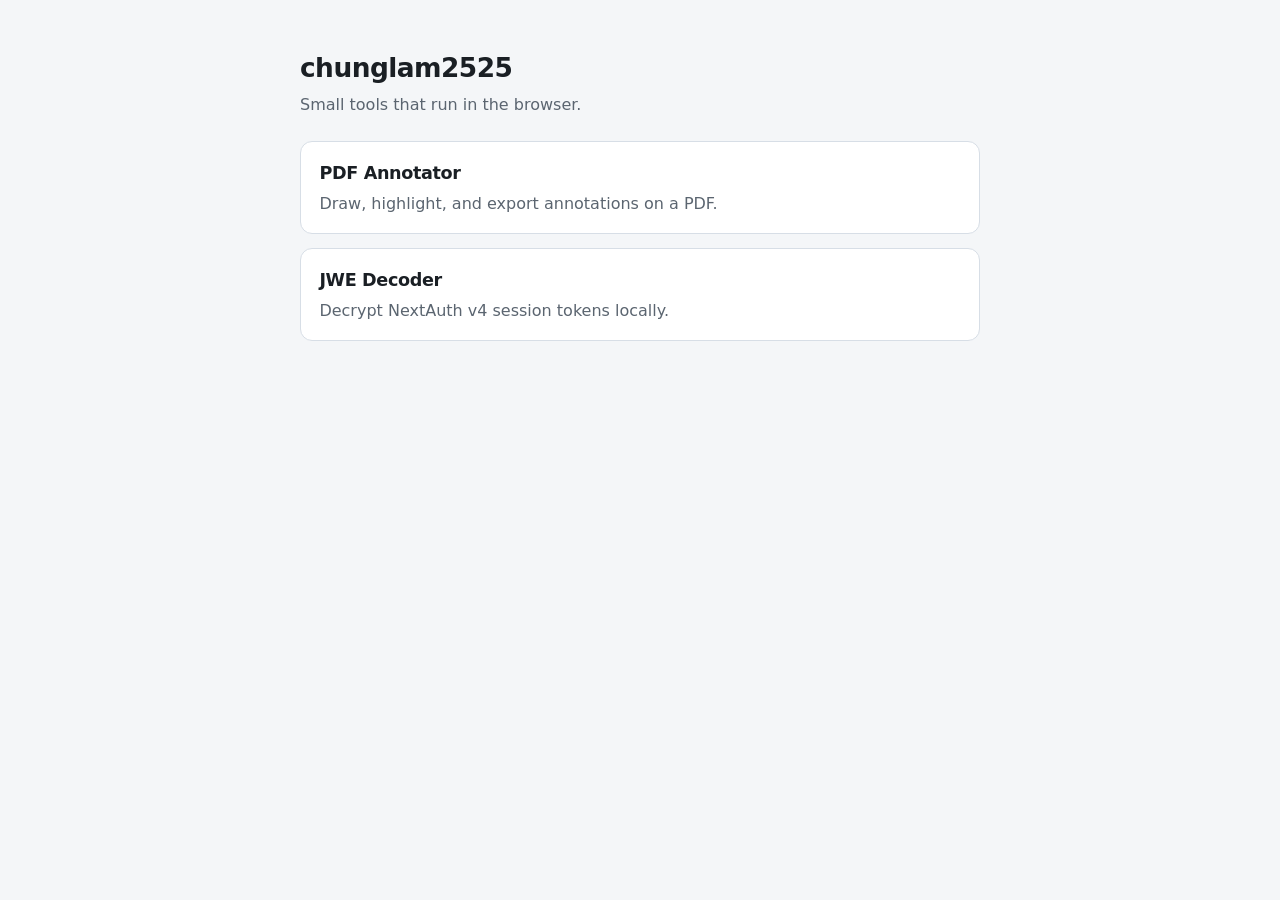
<file: index.html>
<!DOCTYPE html>
<html lang="en">
  <head>
    <meta charset="UTF-8" />
    <meta name="viewport" content="width=device-width, initial-scale=1" />
    <title>chunglam2525</title>
    <meta name="description" content="Small browser tools." />
    <link rel="icon" href="data:," />
    <link rel="stylesheet" href="styles.css" />
  </head>
  <body>
    <div class="page">
      <header>
        <h1>chunglam2525</h1>
        <p class="lede">Small tools that run in the browser.</p>
      </header>

      <nav class="cards" aria-label="Projects">
        <a class="card" href="pdf-annotator/">
          <h2>PDF Annotator</h2>
          <p>Draw, highlight, and export annotations on a PDF.</p>
        </a>
        <a class="card" href="jwe-decoder/">
          <h2>JWE Decoder</h2>
          <p>Decrypt NextAuth v4 session tokens locally.</p>
        </a>
      </nav>
    </div>
  </body>
</html>
</file>
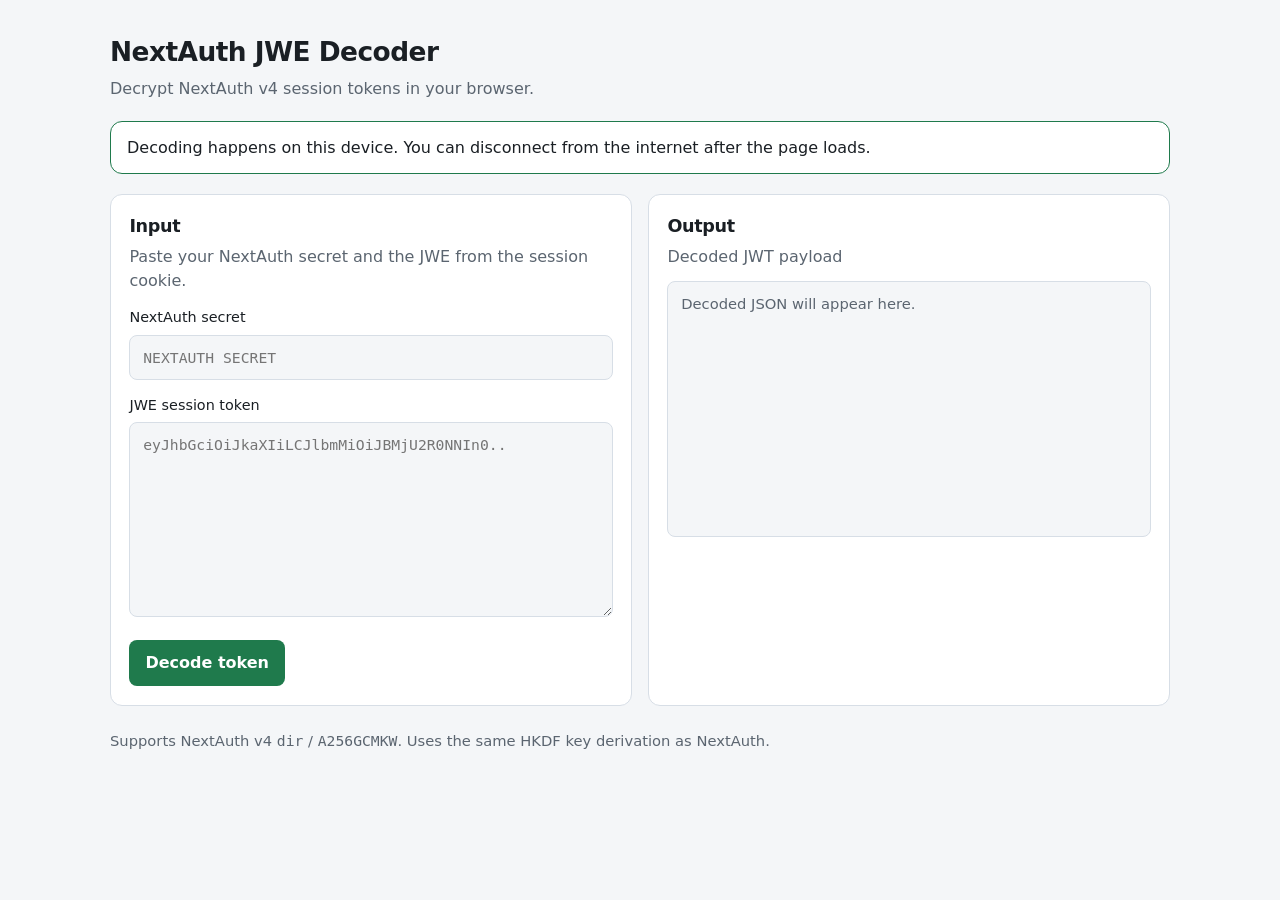
<file: jwe-decoder/index.html>
<!DOCTYPE html>
<html lang="en">
  <head>
    <meta charset="UTF-8" />
    <meta name="viewport" content="width=device-width, initial-scale=1" />
    <title>NextAuth JWE Decoder</title>
    <meta
      name="description"
      content="Decode NextAuth v4 JWE session tokens entirely in your browser."
    />
    <link rel="stylesheet" href="styles.css" />
  </head>
  <body>
    <div class="page">
      <header class="header">
        <div>
          <h1>NextAuth JWE Decoder</h1>
          <p class="lede">
            Decrypt NextAuth v4 session tokens in your browser.
          </p>
        </div>
      </header>

      <p class="notice" role="note">
        Decoding happens on this device. You can disconnect from the internet after
        the page loads.
      </p>

      <main class="grid">
        <section class="card" aria-labelledby="input-heading">
          <h2 id="input-heading">Input</h2>
          <p class="hint">Paste your NextAuth secret and the JWE from the session cookie.</p>

          <label for="secret">NextAuth secret</label>
          <input
            id="secret"
            name="secret"
            type="password"
            autocomplete="off"
            spellcheck="false"
            placeholder="NEXTAUTH_SECRET"
          />

          <label for="token">JWE session token</label>
          <textarea
            id="token"
            name="token"
            rows="8"
            autocomplete="off"
            spellcheck="false"
            placeholder="eyJhbGciOiJkaXIiLCJlbmMiOiJBMjU2R0NNIn0.."
          ></textarea>

          <button id="decode" type="button">Decode token</button>
          <p id="error" class="error" hidden></p>
        </section>

        <section class="card" aria-labelledby="output-heading">
          <div class="card-head">
            <div>
              <h2 id="output-heading">Output</h2>
              <p class="hint">Decoded JWT payload</p>
            </div>
            <button id="copy" type="button" class="secondary" hidden>Copy</button>
          </div>
          <p id="meta" class="meta" hidden></p>
          <pre id="output" class="output empty">Decoded JSON will appear here.</pre>
        </section>
      </main>

      <footer class="footer">
        <p>
          Supports NextAuth v4 <code>dir</code> / <code>A256GCMKW</code>.
          Uses the same HKDF key derivation as NextAuth.
        </p>
      </footer>
    </div>

    <script type="module" src="app.js"></script>
  </body>
</html>
</file>
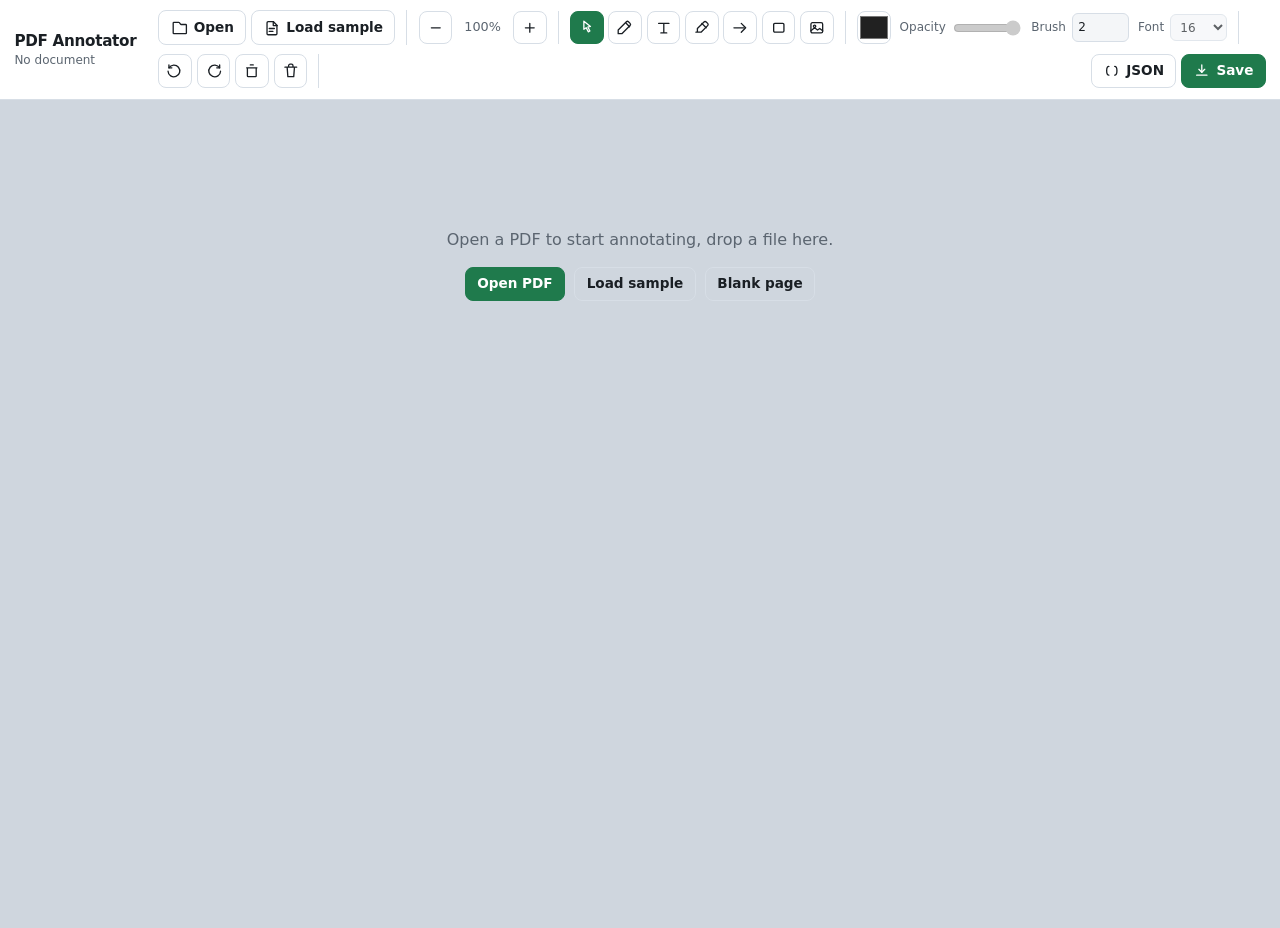
<file: pdf-annotator/index.html>
<!DOCTYPE html>
<html lang="en">
  <head>
    <meta charset="UTF-8" />
    <meta name="viewport" content="width=device-width, initial-scale=1" />
    <title>PDF Annotator</title>
    <link rel="icon" href="data:," />
    <meta
      name="description"
      content="Annotate PDFs in the browser: draw, highlight, insert pages, then save."
    />
    <link rel="stylesheet" href="styles.css" />
  </head>
  <body>
    <svg xmlns="http://www.w3.org/2000/svg" class="icons" aria-hidden="true">
      <symbol id="icon-open" viewBox="0 0 24 24" fill="none" stroke="currentColor" stroke-width="1.8" stroke-linecap="round" stroke-linejoin="round">
        <path d="M4 20h16a1 1 0 0 0 1-1V8.5a1 1 0 0 0-1-1h-6.2a1 1 0 0 1-.8-.4l-1.6-2.1a1 1 0 0 0-.8-.4H4a1 1 0 0 0-1 1V19a1 1 0 0 0 1 1z" />
      </symbol>
      <symbol id="icon-sample" viewBox="0 0 24 24" fill="none" stroke="currentColor" stroke-width="1.8" stroke-linecap="round" stroke-linejoin="round">
        <path d="M7 3.5h7l5 5V20a1.5 1.5 0 0 1-1.5 1.5H7A1.5 1.5 0 0 1 5.5 20V5A1.5 1.5 0 0 1 7 3.5z" />
        <path d="M14 3.5V9h5.5M8.5 13h7M8.5 17h5" />
      </symbol>
      <symbol id="icon-select" viewBox="0 0 24 24" fill="none" stroke="currentColor" stroke-width="1.8" stroke-linecap="round" stroke-linejoin="round">
        <path d="M8 3v11l3.2-2.1L14 17.5l2.2-1.2-2.7-5.4L17 10.2 8 3z" />
      </symbol>
      <symbol id="icon-pencil" viewBox="0 0 24 24" fill="none" stroke="currentColor" stroke-width="1.8" stroke-linecap="round" stroke-linejoin="round">
        <path d="M4 20h4l11.2-11.2a2 2 0 0 0 0-2.8L17 3.8a2 2 0 0 0-2.8 0L3 15v5h1z" />
        <path d="M13.5 5.5l5 5" />
      </symbol>
      <symbol id="icon-text" viewBox="0 0 24 24" fill="none" stroke="currentColor" stroke-width="1.8" stroke-linecap="round" stroke-linejoin="round">
        <path d="M5 6h14M12 6v13M8 19h8" />
      </symbol>
      <symbol id="icon-arrow" viewBox="0 0 24 24" fill="none" stroke="currentColor" stroke-width="1.8" stroke-linecap="round" stroke-linejoin="round">
        <path d="M4 12h14" />
        <path d="M14 6l6 6-6 6" />
      </symbol>
      <symbol id="icon-rect" viewBox="0 0 24 24" fill="none" stroke="currentColor" stroke-width="1.8" stroke-linecap="round" stroke-linejoin="round">
        <rect x="5" y="6" width="14" height="12" rx="1.5" />
      </symbol>
      <symbol id="icon-highlight" viewBox="0 0 24 24" fill="none" stroke="currentColor" stroke-width="1.8" stroke-linecap="round" stroke-linejoin="round">
        <path d="M4 18h7l9-9a2.1 2.1 0 0 0 0-3l-2-2a2.1 2.1 0 0 0-3 0l-9 9v5z" />
        <path d="M12 6l6 6" />
      </symbol>
      <symbol id="icon-image" viewBox="0 0 24 24" fill="none" stroke="currentColor" stroke-width="1.8" stroke-linecap="round" stroke-linejoin="round">
        <rect x="4" y="5" width="16" height="14" rx="2" />
        <circle cx="9" cy="10" r="1.6" />
        <path d="M4 16l5-4 4 3 3-2 4 3" />
      </symbol>
      <symbol id="icon-undo" viewBox="0 0 24 24" fill="none" stroke="currentColor" stroke-width="1.8" stroke-linecap="round" stroke-linejoin="round">
        <path d="M8 8H4V4" />
        <path d="M4 8a8 8 0 1 1-1.2 4.5" />
      </symbol>
      <symbol id="icon-redo" viewBox="0 0 24 24" fill="none" stroke="currentColor" stroke-width="1.8" stroke-linecap="round" stroke-linejoin="round">
        <path d="M16 8h4V4" />
        <path d="M20 8a8 8 0 1 0 1.2 4.5" />
      </symbol>
      <symbol id="icon-trash" viewBox="0 0 24 24" fill="none" stroke="currentColor" stroke-width="1.8" stroke-linecap="round" stroke-linejoin="round">
        <path d="M5 8h14M10 4h4m-1 16h4a1 1 0 0 0 1-1V8H6v11a1 1 0 0 0 1 1h2z" />
      </symbol>
      <symbol id="icon-clear" viewBox="0 0 24 24" fill="none" stroke="currentColor" stroke-width="1.8" stroke-linecap="round" stroke-linejoin="round">
        <path d="M4 7h16M7 7l1 13h8l1-13M9 7V5a2 2 0 0 1 2-2h2a2 2 0 0 1 2 2v2" />
      </symbol>
      <symbol id="icon-json" viewBox="0 0 24 24" fill="none" stroke="currentColor" stroke-width="1.8" stroke-linecap="round" stroke-linejoin="round">
        <path d="M8 6c-2 0-3 1.5-3 6s1 6 3 6M16 6c2 0 3 1.5 3 6s-1 6-3 6" />
      </symbol>
      <symbol id="icon-save" viewBox="0 0 24 24" fill="none" stroke="currentColor" stroke-width="1.8" stroke-linecap="round" stroke-linejoin="round">
        <path d="M12 4v10" />
        <path d="M8 10l4 4 4-4" />
        <path d="M5 18h14" />
      </symbol>
      <symbol id="icon-minus" viewBox="0 0 24 24" fill="none" stroke="currentColor" stroke-width="1.8" stroke-linecap="round">
        <path d="M6 12h12" />
      </symbol>
      <symbol id="icon-plus" viewBox="0 0 24 24" fill="none" stroke="currentColor" stroke-width="1.8" stroke-linecap="round">
        <path d="M12 6v12M6 12h12" />
      </symbol>
      <symbol id="icon-close" viewBox="0 0 24 24" fill="none" stroke="currentColor" stroke-width="1.8" stroke-linecap="round">
        <path d="M6 6l12 12M18 6L6 18" />
      </symbol>
    </svg>

    <header class="toolbar">
      <div class="brand">
        <strong>PDF Annotator</strong>
        <span id="doc-meta" class="meta">No document</span>
      </div>

      <div class="groups">
        <div class="group" role="group" aria-label="File">
          <button type="button" class="btn" id="open-btn" title="Open PDF">
            <svg><use href="#icon-open" /></svg>
            <span>Open</span>
          </button>
          <button type="button" class="btn" id="sample-btn" title="Load sample PDF">
            <svg><use href="#icon-sample" /></svg>
            <span>Load sample</span>
          </button>
          <input id="file-input" type="file" accept="application/pdf,.pdf" hidden />
        </div>

        <div class="group" role="group" aria-label="Zoom">
          <button type="button" class="icon-btn" id="zoom-out" title="Zoom out" aria-label="Zoom out">
            <svg><use href="#icon-minus" /></svg>
          </button>
          <span id="zoom-label" class="zoom-label">100%</span>
          <button type="button" class="icon-btn" id="zoom-in" title="Zoom in" aria-label="Zoom in">
            <svg><use href="#icon-plus" /></svg>
          </button>
        </div>

        <div class="group tools" role="group" aria-label="Tools">
          <button type="button" class="icon-btn active" data-tool="select" title="Select (Esc)" aria-label="Select">
            <svg><use href="#icon-select" /></svg>
          </button>
          <button type="button" class="icon-btn" data-tool="pencil" title="Pencil" aria-label="Pencil">
            <svg><use href="#icon-pencil" /></svg>
          </button>
          <button type="button" class="icon-btn" data-tool="text" title="Text" aria-label="Text">
            <svg><use href="#icon-text" /></svg>
          </button>
          <button type="button" class="icon-btn" data-tool="highlight" title="Highlight PDF text" aria-label="Highlight PDF text">
            <svg><use href="#icon-highlight" /></svg>
          </button>
          <button type="button" class="icon-btn" data-tool="arrow" title="Arrow" aria-label="Arrow">
            <svg><use href="#icon-arrow" /></svg>
          </button>
          <button type="button" class="icon-btn" data-tool="rect" title="Rectangle" aria-label="Rectangle">
            <svg><use href="#icon-rect" /></svg>
          </button>
          <button type="button" class="icon-btn" id="image-btn" title="Insert image" aria-label="Insert image">
            <svg><use href="#icon-image" /></svg>
          </button>
        </div>

        <div class="group style-group" role="group" aria-label="Style">
          <label class="color-field" title="Color">
            <input id="color-input" type="color" value="#212121" />
          </label>
          <label class="field" title="Opacity">
            <span>Opacity</span>
            <input id="opacity-input" type="range" min="0.1" max="1" step="0.1" value="1" />
          </label>
          <label class="field" title="Brush size">
            <span>Brush</span>
            <input id="brush-input" type="number" min="1" max="50" value="2" />
          </label>
          <label class="field" title="Font size">
            <span>Font</span>
            <select id="font-input">
              <option value="10">10</option>
              <option value="12">12</option>
              <option value="16" selected>16</option>
              <option value="18">18</option>
              <option value="24">24</option>
              <option value="32">32</option>
              <option value="48">48</option>
              <option value="64">64</option>
              <option value="72">72</option>
              <option value="108">108</option>
            </select>
          </label>
        </div>

        <div class="group" role="group" aria-label="History">
          <button type="button" class="icon-btn" id="undo-btn" title="Undo (Ctrl+Z)" aria-label="Undo">
            <svg><use href="#icon-undo" /></svg>
          </button>
          <button type="button" class="icon-btn" id="redo-btn" title="Redo (Ctrl+Y)" aria-label="Redo">
            <svg><use href="#icon-redo" /></svg>
          </button>
          <button type="button" class="icon-btn danger" id="delete-btn" title="Delete selected (Delete)" aria-label="Delete selected">
            <svg><use href="#icon-trash" /></svg>
          </button>
          <button type="button" class="icon-btn danger" id="clear-btn" title="Clear page" aria-label="Clear page">
            <svg><use href="#icon-clear" /></svg>
          </button>
        </div>

        <div class="group" role="group" aria-label="Export">
          <button type="button" class="btn" id="json-btn" title="View or edit annotation JSON">
            <svg><use href="#icon-json" /></svg>
            <span>JSON</span>
          </button>
          <button type="button" class="btn primary" id="save-btn" title="Save annotated PDF">
            <svg><use href="#icon-save" /></svg>
            <span>Save</span>
          </button>
        </div>
      </div>
    </header>

    <main class="viewer" id="viewer">
      <div id="empty-state" class="empty">
        <p>Open a PDF to start annotating, drop a file here.</p>
        <div class="empty-actions">
          <button type="button" class="btn primary" id="empty-open">Open PDF</button>
          <button type="button" class="btn" id="empty-sample">Load sample</button>
          <button type="button" class="btn" id="empty-blank">Blank page</button>
        </div>
      </div>
      <p id="error" class="error" hidden></p>
      <p id="loading" class="loading" hidden>Loading PDF…</p>
      <div id="pdf-container" class="pages" hidden></div>
    </main>

    <dialog id="json-dialog" class="dialog">
      <div class="dialog-head">
        <h2>Annotation JSON</h2>
        <div class="dialog-actions">
          <button type="button" class="btn" id="apply-json">Apply</button>
          <button type="button" class="btn" id="copy-json">Copy</button>
          <button type="button" class="icon-btn" id="close-json" aria-label="Close">
            <svg><use href="#icon-close" /></svg>
          </button>
        </div>
      </div>
      <label class="json-label" for="json-output">Edit JSON, then Apply. It is validated first; page count must match the open document.</label>
      <textarea id="json-output" class="json-output" spellcheck="false"></textarea>
      <p id="json-error" class="json-error" hidden></p>
    </dialog>

    <!-- Classic scripts only: ES modules and Web Workers are blocked on file://. -->
    <script src="lib/fabric.min.js"></script>
    <script src="lib/pdf-lib.min.js"></script>
    <script>
      // PDF.js 6 expects the Iterator global; older browsers do not provide it.
      if (typeof Iterator === "undefined") {
        window.Iterator = { prototype: {} };
      }
    </script>
    <script src="lib/pdf.worker.min.js"></script>
    <script src="lib/pdf.min.js"></script>
    <script src="annotation-json.js"></script>
    <script src="annotator.js"></script>
    <script src="app.js"></script>
  </body>
</html>
</file>
<file: styles.css>
:root {
  color-scheme: dark;
  --bg: #121417;
  --card: #1b1f24;
  --border: #2c333c;
  --text: #e8eaed;
  --muted: #9aa3ad;
  --accent: #7dcea0;
  --focus: #8ab4ff;
  --radius: 12px;
  font-family: "Segoe UI", system-ui, sans-serif;
}

@media (prefers-color-scheme: light) {
  :root {
    color-scheme: light;
    --bg: #f4f6f8;
    --card: #ffffff;
    --border: #d7dee6;
    --text: #1a1f24;
    --muted: #5b6570;
    --accent: #1f7a4c;
    --focus: #1a5fb4;
  }
}

* {
  box-sizing: border-box;
}

body {
  margin: 0;
  background: var(--bg);
  color: var(--text);
  line-height: 1.5;
}

.page {
  max-width: 720px;
  margin: 0 auto;
  padding: 3rem 1.25rem;
}

h1,
h2 {
  margin: 0 0 0.35rem;
  font-weight: 650;
  letter-spacing: -0.02em;
}

h1 {
  font-size: 1.65rem;
}

h2 {
  font-size: 1.1rem;
}

.lede {
  margin: 0 0 1.5rem;
  color: var(--muted);
}

.cards {
  display: grid;
  gap: 0.85rem;
}

.card {
  display: block;
  padding: 1.1rem 1.15rem;
  background: var(--card);
  border: 1px solid var(--border);
  border-radius: var(--radius);
  color: inherit;
  text-decoration: none;
}

.card:hover {
  border-color: var(--accent);
}

.card p {
  margin: 0;
  color: var(--muted);
}

.card:focus-visible {
  outline: 2px solid var(--focus);
  outline-offset: 2px;
}
</file>
<file: jwe-decoder/styles.css>
:root {
  color-scheme: dark;
  --bg: #121417;
  --card: #1b1f24;
  --border: #2c333c;
  --text: #e8eaed;
  --muted: #9aa3ad;
  --accent: #7dcea0;
  --accent-text: #102016;
  --error: #f2a3a3;
  --error-bg: #3a1f22;
  --focus: #8ab4ff;
  --radius: 12px;
  font-family: "Segoe UI", system-ui, sans-serif;
}

@media (prefers-color-scheme: light) {
  :root {
    color-scheme: light;
    --bg: #f4f6f8;
    --card: #ffffff;
    --border: #d7dee6;
    --text: #1a1f24;
    --muted: #5b6570;
    --accent: #1f7a4c;
    --accent-text: #ffffff;
    --error: #9b1c1c;
    --error-bg: #fdecec;
    --focus: #1a5fb4;
  }
}

* {
  box-sizing: border-box;
}

body {
  margin: 0;
  background: var(--bg);
  color: var(--text);
  line-height: 1.5;
}

.page {
  max-width: 1100px;
  margin: 0 auto;
  padding: 2rem 1.25rem 3rem;
}

.header {
  display: flex;
  justify-content: space-between;
  gap: 1rem;
  align-items: flex-start;
  margin-bottom: 1.25rem;
}

h1,
h2 {
  margin: 0 0 0.35rem;
  font-weight: 650;
  letter-spacing: -0.02em;
}

h1 {
  font-size: 1.65rem;
}

h2 {
  font-size: 1.1rem;
}

.lede,
.hint,
.footer,
.meta {
  color: var(--muted);
  margin: 0;
}

.lede {
  max-width: 42rem;
}

.ghost-link,
.secondary,
button {
  font: inherit;
}

.ghost-link {
  color: var(--text);
  text-decoration: none;
  border: 1px solid var(--border);
  border-radius: 999px;
  padding: 0.45rem 0.85rem;
  white-space: nowrap;
}

.ghost-link:hover {
  border-color: var(--accent);
}

.notice {
  background: var(--card);
  border: 1px solid var(--accent);
  border-radius: var(--radius);
  padding: 0.85rem 1rem;
  margin: 0 0 1.25rem;
}

.grid {
  display: grid;
  grid-template-columns: 1fr 1fr;
  gap: 1rem;
}

.card {
  background: var(--card);
  border: 1px solid var(--border);
  border-radius: var(--radius);
  padding: 1.1rem 1.15rem 1.2rem;
}

.card-head {
  display: flex;
  justify-content: space-between;
  align-items: flex-start;
  gap: 0.75rem;
}

label {
  display: block;
  font-size: 0.9rem;
  margin: 0.9rem 0 0.35rem;
}

input,
textarea,
.output {
  width: 100%;
  border: 1px solid var(--border);
  border-radius: 8px;
  background: var(--bg);
  color: var(--text);
  font: 0.92rem/1.45 ui-monospace, "Cascadia Code", Consolas, monospace;
  padding: 0.7rem 0.8rem;
}

textarea {
  resize: vertical;
  min-height: 10rem;
}

input:focus,
textarea:focus,
button:focus-visible,
.ghost-link:focus-visible {
  outline: 2px solid var(--focus);
  outline-offset: 2px;
}

button {
  margin-top: 1rem;
  background: var(--accent);
  color: var(--accent-text);
  border: 0;
  border-radius: 8px;
  padding: 0.7rem 1rem;
  font-weight: 650;
  cursor: pointer;
}

button:disabled {
  opacity: 0.6;
  cursor: not-allowed;
}

.secondary {
  margin-top: 0;
  background: transparent;
  color: var(--text);
  border: 1px solid var(--border);
}

.secondary:hover,
button:not(:disabled):hover {
  filter: brightness(1.05);
}

.error {
  margin: 0.85rem 0 0;
  padding: 0.7rem 0.8rem;
  background: var(--error-bg);
  color: var(--error);
  border-radius: 8px;
}

.meta {
  margin: 0.75rem 0;
  font-size: 0.85rem;
}

.output {
  min-height: 16rem;
  overflow: auto;
  white-space: pre-wrap;
  word-break: break-word;
  margin: 0.75rem 0 0;
}

.output.empty {
  color: var(--muted);
  font-family: inherit;
}

.footer {
  margin-top: 1.5rem;
  font-size: 0.92rem;
}

code {
  font-family: ui-monospace, "Cascadia Code", Consolas, monospace;
}

@media (max-width: 800px) {
  .header {
    flex-direction: column;
  }

  .grid {
    grid-template-columns: 1fr;
  }
}
</file>
<file: pdf-annotator/styles.css>
:root {
  color-scheme: dark;
  --bg: #121417;
  --viewer: #0e1012;
  --card: #1b1f24;
  --border: #2c333c;
  --text: #e8eaed;
  --muted: #9aa3ad;
  --accent: #7dcea0;
  --accent-text: #102016;
  --danger: #f2a3a3;
  --danger-bg: #3a1f22;
  --error: #f2a3a3;
  --error-bg: #3a1f22;
  --focus: #8ab4ff;
  --page-shadow: 0 10px 28px rgba(0, 0, 0, 0.45);
  --radius: 10px;
  font-family: "Segoe UI", system-ui, sans-serif;
}

@media (prefers-color-scheme: light) {
  :root {
    color-scheme: light;
    --bg: #f4f6f8;
    --viewer: #cfd6de;
    --card: #ffffff;
    --border: #d7dee6;
    --text: #1a1f24;
    --muted: #5b6570;
    --accent: #1f7a4c;
    --accent-text: #ffffff;
    --danger: #9b1c1c;
    --danger-bg: #fdecec;
    --error: #9b1c1c;
    --error-bg: #fdecec;
    --focus: #1a5fb4;
    --page-shadow: 0 8px 22px rgba(26, 31, 36, 0.18);
  }
}

* {
  box-sizing: border-box;
}

.icons {
  position: absolute;
  width: 0;
  height: 0;
  overflow: hidden;
}

body {
  margin: 0;
  min-height: 100vh;
  background: var(--viewer);
  color: var(--text);
  line-height: 1.45;
}

.toolbar {
  position: sticky;
  top: 0;
  z-index: 20;
  display: flex;
  flex-wrap: wrap;
  align-items: center;
  gap: 0.75rem 1rem;
  padding: 0.65rem 0.9rem;
  background: var(--card);
  border-bottom: 1px solid var(--border);
}

.brand {
  display: flex;
  flex-direction: column;
  min-width: 8rem;
}

.brand strong {
  font-size: 0.95rem;
  letter-spacing: -0.02em;
}

.meta {
  color: var(--muted);
  font-size: 0.75rem;
}

.groups {
  display: flex;
  flex-wrap: wrap;
  align-items: center;
  gap: 0.55rem 0.7rem;
  flex: 1;
}

.group {
  display: flex;
  align-items: center;
  gap: 0.3rem;
  padding-right: 0.7rem;
  border-right: 1px solid var(--border);
}

.group:last-child {
  border-right: 0;
  padding-right: 0;
  margin-left: auto;
}

.btn,
.icon-btn,
.field input,
.field select {
  font: inherit;
}

.btn,
.icon-btn {
  display: inline-flex;
  align-items: center;
  justify-content: center;
  gap: 0.35rem;
  border: 1px solid var(--border);
  background: transparent;
  color: var(--text);
  border-radius: 8px;
  cursor: pointer;
}

.btn {
  padding: 0.4rem 0.7rem;
  font-size: 0.85rem;
  font-weight: 600;
}

.icon-btn {
  width: 2.1rem;
  height: 2.1rem;
  padding: 0;
}

.btn svg,
.icon-btn svg {
  width: 1.1rem;
  height: 1.1rem;
  display: block;
}

.btn:hover,
.icon-btn:hover,
.btn.primary:hover {
  filter: brightness(1.08);
}

.icon-btn.active {
  background: var(--accent);
  color: var(--accent-text);
  border-color: var(--accent);
}

.btn.primary {
  background: var(--accent);
  color: var(--accent-text);
  border-color: var(--accent);
}

.icon-btn.danger:hover,
.icon-btn.danger:focus-visible {
  background: var(--danger-bg);
  color: var(--danger);
  border-color: var(--danger);
}

.btn:focus-visible,
.icon-btn:focus-visible,
.field input:focus-visible,
.field select:focus-visible,
.color-field input:focus-visible {
  outline: 2px solid var(--focus);
  outline-offset: 2px;
}

.style-group {
  gap: 0.55rem;
}

.field {
  display: flex;
  align-items: center;
  gap: 0.35rem;
  color: var(--muted);
  font-size: 0.75rem;
}

.field input[type="number"],
.field select {
  width: 3.6rem;
  border: 1px solid var(--border);
  background: var(--bg);
  color: var(--text);
  border-radius: 6px;
  padding: 0.28rem 0.35rem;
}

.field input[type="range"] {
  width: 4.2rem;
  accent-color: var(--accent);
}

.color-field {
  display: flex;
  align-items: center;
}

.color-field input {
  width: 2.1rem;
  height: 2.1rem;
  padding: 0;
  border: 1px solid var(--border);
  border-radius: 8px;
  background: transparent;
  cursor: pointer;
}

.zoom-label {
  min-width: 3.2rem;
  text-align: center;
  font-size: 0.8rem;
  color: var(--muted);
}

.viewer {
  min-height: calc(100vh - 4.5rem);
  padding: 1.25rem 1rem 2.5rem;
  overflow: auto;
}

.empty,
.loading {
  max-width: 36rem;
  margin: 12vh auto 0;
  text-align: center;
  color: var(--muted);
}

.empty-actions {
  display: flex;
  justify-content: center;
  gap: 0.6rem;
  margin-top: 0.9rem;
}

.empty .btn {
  margin: 0;
}

.error {
  margin: 1rem auto 0;
  padding: 0.7rem 0.85rem;
  max-width: 28rem;
  background: var(--error-bg);
  color: var(--error);
  border-radius: 8px;
}

.pages {
  display: flex;
  flex-direction: column;
  align-items: center;
  gap: 0.35rem;
}

.page-insert {
  display: flex;
  justify-content: center;
  width: min(100%, 36rem);
}

.page-insert-btn {
  border: 1px dashed var(--border);
  background: transparent;
  color: var(--muted);
  border-radius: 999px;
  padding: 0.2rem 0.75rem;
  font: inherit;
  font-size: 0.75rem;
  cursor: pointer;
}

.page-insert-btn:hover,
.page-insert-btn:focus-visible {
  color: var(--accent);
  border-color: var(--accent);
}

.page-insert-btn:focus-visible {
  outline: 2px solid var(--focus);
  outline-offset: 2px;
}

.page-block {
  display: flex;
  flex-direction: column;
  align-items: center;
  gap: 0.35rem;
  margin-block: 0.45rem;
}

.page-remove-btn {
  border: 1px solid var(--border);
  background: transparent;
  color: var(--danger);
  border-radius: 999px;
  padding: 0.2rem 0.75rem;
  font: inherit;
  font-size: 0.75rem;
  cursor: pointer;
}

.page-remove-btn:hover,
.page-remove-btn:focus-visible {
  background: var(--danger-bg);
  border-color: var(--danger);
}

.page-remove-btn:focus-visible {
  outline: 2px solid var(--focus);
  outline-offset: 2px;
}

.page-shell {
  position: relative;
  box-shadow: var(--page-shadow);
  background: #fff;
  overflow: hidden;
}

.page-shell .canvas-container {
  box-shadow: none;
  background: #fff;
}

.text-layer {
  position: absolute;
  left: 0;
  top: 0;
  transform: scale(var(--page-zoom, 1));
  transform-origin: 0 0;
  line-height: 1;
  pointer-events: none;
  user-select: none;
  z-index: 2;
}

.page-shell.text-selectable .text-layer {
  pointer-events: auto;
  user-select: text;
  cursor: text;
}

.text-layer span {
  position: absolute;
  white-space: pre;
  color: transparent;
  transform-origin: 0 0;
}

.text-layer ::selection {
  background: rgba(80, 140, 255, 0.35);
}

.viewer.dragover {
  outline: 2px dashed var(--accent);
  outline-offset: -8px;
}

.dialog {
  width: min(720px, calc(100vw - 2rem));
  border: 1px solid var(--border);
  background: var(--card);
  color: var(--text);
  border-radius: var(--radius);
  padding: 1rem 1.1rem 1.15rem;
}

.dialog::backdrop {
  background: rgba(0, 0, 0, 0.55);
}

.dialog-head {
  display: flex;
  align-items: center;
  justify-content: space-between;
  gap: 0.75rem;
  margin-bottom: 0.75rem;
}

.dialog-head h2 {
  margin: 0;
  font-size: 1.05rem;
  letter-spacing: -0.02em;
}

.dialog-actions {
  display: flex;
  align-items: center;
  gap: 0.4rem;
}

.json-label {
  display: block;
  margin-bottom: 0.45rem;
  color: var(--muted);
  font-size: 0.8rem;
}

.json-output {
  display: block;
  width: 100%;
  min-height: min(50vh, 22rem);
  max-height: min(65vh, 32rem);
  margin: 0;
  overflow: auto;
  padding: 0.8rem;
  border: 1px solid var(--border);
  border-radius: 8px;
  background: var(--bg);
  color: var(--text);
  font: 0.82rem/1.45 ui-monospace, "Cascadia Code", Consolas, monospace;
  white-space: pre;
  word-break: break-word;
  resize: vertical;
}

.json-error {
  margin: 0.65rem 0 0;
  color: var(--error);
  font-size: 0.8rem;
}

@media (max-width: 900px) {
  .group {
    border-right: 0;
    padding-right: 0;
  }

  .group:last-child {
    margin-left: 0;
  }

  .brand strong {
    display: none;
  }
}
</file>
